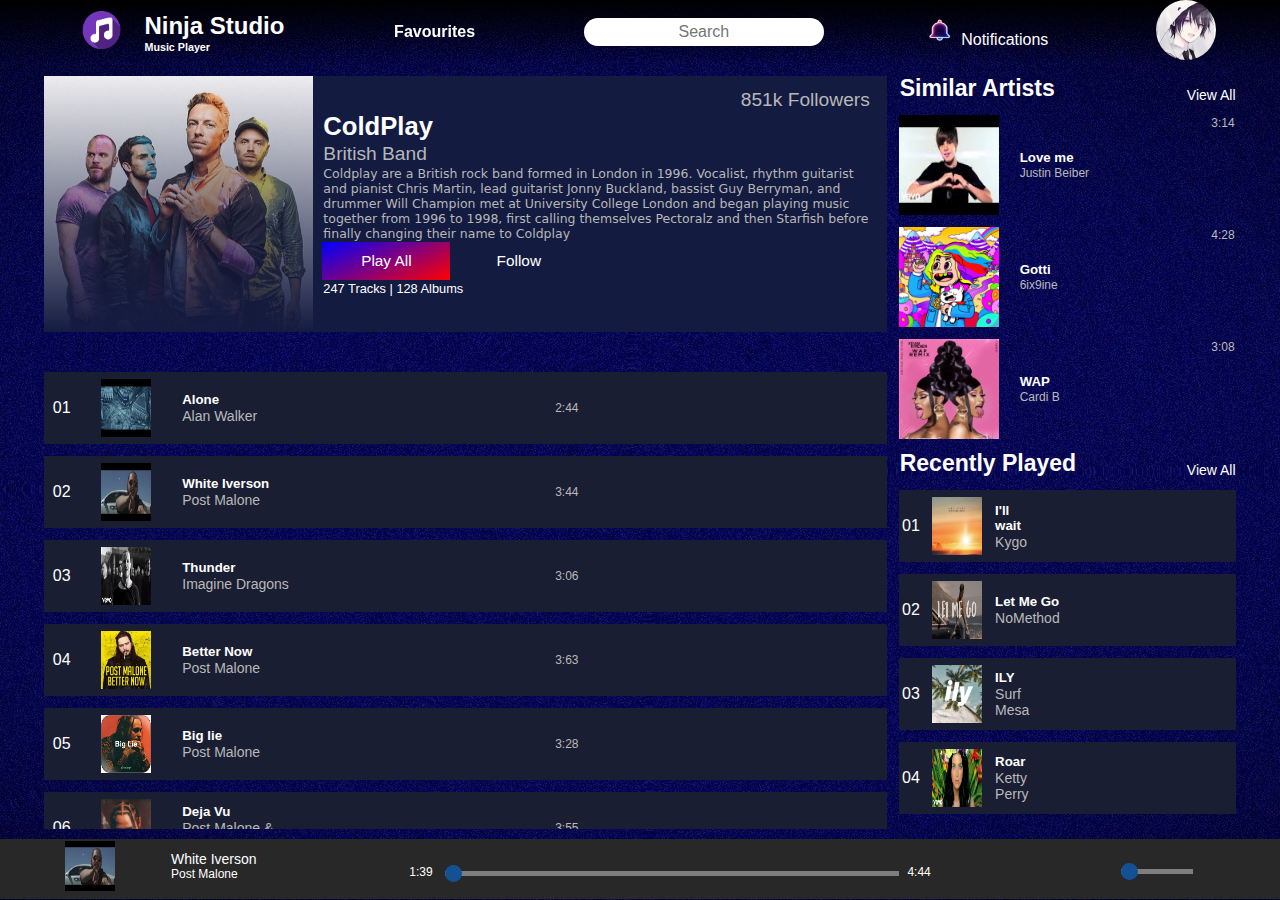
<file: Single_Playlist_Screen.html>
<!DOCTYPE html>
<html lang="en">

<head>
    <meta charset="UTF-8">
    <meta name="viewport" content="width=device-width, initial-scale=1.0">
    <title>My Playlist</title>
    <!-- it is connected to two stylesheets -->
    <link rel="stylesheet" type="text/css" href="Single_Playlist_Screen_Styles.css"><!-- this is the main stylesheet -->
    <!-- desktop first approach is used for the same. -->
    <link rel="stylesheet" type="text/css" href="Secondary_page_responsive.css">
    <!-- this is the style sheet with all the media queries -->
    <!-- this script is just for font awesome fonts -->
    <link rel="stylesheet" href="https://cdnjs.cloudflare.com/ajax/libs/font-awesome/6.4.0/css/all.min.css" integrity="sha512-iecdLmaskl7CVkqkXNQ/ZH/XLlvWZOJyj7Yy7tcenmpD1ypASozpmT/E0iPtmFIB46ZmdtAc9eNBvH0H/ZpiBw==" crossorigin="anonymous" referrerpolicy="no-referrer" />
</head>
<!-- body -->

<body>
    <!-- top navigation bar -->
    <nav class="navigation-bar">
        <!-- this div contains the logo and title os the page -->
        <div class="title-combo">
            <div class="website-logo">
                <img src="media\playericon1.png">
            </div>
            <div class="website-name">
                <h2>
                    <a href="index.html">
                        Ninja
                        Studio
                    </a>
                </h2>
                <h6 style="color: magenta;">
                    <a href="index.html">Music Player</a>
                </h6>
            </div>
        </div>
        <!-- this is the animated favourites text -->
        <div class="favs">
            <h4>
                Favourites
            </h4>
        </div>
        <div class="search-bar">
            <div>
                <!-- magnifying glass- search icon -->
                <i class="fas fa-search search-ico"></i>
            </div>
            <input type="text" name="search" placeholder="Search">
            <div>
                <!-- mic icon -->
                <i class="fas fa-microphone mic-ico"></i>
            </div>
        </div>
        <!-- this is for notification bell -->
        <div class="notification-bell">
            <img src="media\bellicon.png"> Notifications

        </div>
        <!-- this is for profile picture -->
        <div class="profile-picture">
            <img src="media/profileicon.jpg">
        </div>
    </nav>
    <!-- this is the main center part of the page and it is divided into two sections, namely section 1 and section 2-->
    <!-- I have separated these sections using the aside tag for each section -->
    <main>
        <!-- aside section 1 -->
        <aside class="aside section-1">
            <!-- this is for the jumbotron -->
            <div class="jumbotron">
                <div class=jumbotron-image>
                    <!-- there is nothing in this div because all the images and all are added by css -->
                </div>
                <!-- jumbotron details -->
                <div class="jumbotron-detail">
                    <!-- descriptive part of the jumbotron this will contain name , number of followers and all -->
                    <div class="descriptive-part">
                        <div class="song-name-main">
                            <h1>ColdPlay</h1>
                        </div>
                        <div class="followers">
                            851k Followers
                        </div>
                        <p class="author">British Band</p>
                        <!-- short description of the current author -->
                        <p class="desc">
                            Coldplay are a British rock band formed in London in 1996. Vocalist, rhythm guitarist and pianist Chris Martin, lead guitarist Jonny Buckland, bassist Guy Berryman, and drummer Will Champion met at University College London and began playing music together from 1996 to 1998, first calling themselves Pectoralz and then Starfish before finally changing their name to Coldplay
                        </p>
                    </div>
                    <!-- action part -->
                    <div class="action-part">
                        <!-- action buttons -->
                        <div class="btns">
                            <button>Play All</button>
                            <button>Follow</button>
                        </div>
                        <p>
                            247 Tracks | 128 Albums
                        </p>
                    </div>
                </div>
            </div>
            <!-- now the playlist part begins -->
            <div class="playlist-items">
                <!-- playlist item -->
                <div class="playlist-item">
                    <div class="left">
                        <div>
                            01
                        </div>
                        <div>
                            <img src="media/alone.jpg">
                            <div class="play-btn">
                                <i class="fas fa-play"></i>
                            </div>
                        </div>
                        <div>
                            <h5>
                                Alone
                            </h5>
                            <p>
                                Alan Walker
                            </p>
                        </div>
                    </div>
                    <div class="center">
                        2:44
                    </div>
                    <div class="right">
                        <div>
                            <i class="far fa-heart"></i>
                        </div>
                        <div>
                            <i class="fas fa-plus"></i>
                        </div>
                    </div>
                </div>
                <!-- playlist item -->
                <div class="playlist-item">
                    <div class="left">
                        <div>
                            02
                        </div>
                        <div>
                            <img src="media/white iverson.jpg">
                            <div class="play-btn">
                                <i class="fas fa-play"></i>
                            </div>
                        </div>
                        <div>
                            <h5>
                                White Iverson
                            </h5>
                            <p>
                                Post Malone
                            </p>
                        </div>
                    </div>
                    <div class="center">
                        3:44
                    </div>
                    <div class="right">
                        <div>
                            <i class="far fa-heart"></i>
                        </div>
                        <div>
                            <i class="fas fa-plus"></i>
                        </div>
                    </div>
                </div>
                <!-- playlist item -->
                <div class="playlist-item">
                    <div class="left">
                        <div>
                            03
                        </div>
                        <div>
                            <img src="media/thunder.jpg">
                            <div class="play-btn">
                                <i class="fas fa-play"></i>
                            </div>
                        </div>
                        <div>
                            <h5>
                                Thunder
                            </h5>
                            <p>
                                Imagine Dragons
                            </p>
                        </div>
                    </div>
                    <div class="center">
                        3:06
                    </div>
                    <div class="right">
                        <div>
                            <i class="far fa-heart"></i>
                        </div>
                        <div>
                            <i class="fas fa-plus"></i>
                        </div>
                    </div>
                </div>
                <!-- playlist item -->
                <div class="playlist-item">
                    <div class="left">
                        <div>
                            04
                        </div>
                        <div>
                            <img src="media/betternow.jpg">
                            <div class="play-btn">
                                <i class="fas fa-play"></i>
                            </div>
                        </div>
                        <div>
                            <h5>
                                Better Now
                            </h5>
                            <p>
                                Post Malone
                            </p>
                        </div>
                    </div>
                    <div class="center">
                        3:63
                    </div>
                    <div class="right">
                        <div>
                            <i class="far fa-heart"></i>
                        </div>
                        <div>
                            <i class="fas fa-plus"></i>
                        </div>
                    </div>
                </div>
                <!-- playlist item -->
                <div class="playlist-item">
                    <div class="left">
                        <div>
                            05
                        </div>
                        <div>
                            <img src="media/biglie.png">
                            <div class="play-btn">
                                <i class="fas fa-play"></i>
                            </div>
                        </div>
                        <div>
                            <h5>
                                Big lie
                            </h5>
                            <p>
                                Post Malone
                            </p>
                        </div>
                    </div>
                    <div class="center">
                        3:28
                    </div>
                    <div class="right">
                        <div>
                            <i class="far fa-heart"></i>
                        </div>
                        <div>
                            <i class="fas fa-plus"></i>
                        </div>
                    </div>
                </div>
                <!-- playlist item -->
                <div class="playlist-item">
                    <div class="left">
                        <div>
                            06
                        </div>
                        <div>
                            <img src="media/dejavu.jpg">
                            <div class="play-btn">
                                <i class="fas fa-play"></i>
                            </div>
                        </div>
                        <div>
                            <h5>
                                Deja Vu
                            </h5>
                            <p>
                                Post Malone & Justin Beiber
                            </p>
                        </div>
                    </div>
                    <div class="center">
                        3:55
                    </div>
                    <div class="right">
                        <div>
                            <i class="far fa-heart"></i>
                        </div>
                        <div>
                            <i class="fas fa-plus"></i>
                        </div>
                    </div>
                </div>
                <!-- playlist item -->
                <div class="playlist-item">
                    <div class="left">
                        <div>
                            07
                        </div>
                        <div>
                            <img src="media/psycho.png">
                            <div class="play-btn">
                                <i class="fas fa-play"></i>
                            </div>
                        </div>
                        <div>
                            <h5>
                                Psyco
                            </h5>
                            <p>
                                Post Malone 
                            </p>
                        </div>
                    </div>
                    <div class="center">
                        3:42
                    </div>
                    <div class="right">
                        <div>
                            <i class="far fa-heart"></i>
                        </div>
                        <div>
                            <i class="fas fa-plus"></i>
                        </div>
                    </div>
                </div>
                <!-- playlist item -->
                <div class="playlist-item">
                    <div class="left">
                        <div>
                            08
                        </div>
                        <div>
                            <img src="media/rockstar.jpg">
                            <div class="play-btn">
                                <i class="fas fa-play"></i>
                            </div>
                        </div>
                        <div>
                            <h5>
                                Rockstar
                            </h5>
                            <p>
                                Post Malone & 21 Savage
                            </p>
                        </div>
                    </div>
                    <div class="center">
                        3:39
                    </div>
                    <div class="right">
                        <div>
                            <i class="far fa-heart"></i>
                        </div>
                        <div>
                            <i class="fas fa-plus"></i>
                        </div>
                    </div>
                </div>
                <!-- playlist item -->
                <div class="playlist-item">
                    <div class="left">
                        <div>
                            09
                        </div>
                        <div>
                            <img src="media/blindinglight.jpg">
                            <div class="play-btn">
                                <i class="fas fa-play"></i>
                            </div>
                        </div>
                        <div>
                            <h5>
                                Blinding Lights
                            </h5>
                            <p>
                                Weeknd
                            </p>
                        </div>
                    </div>
                    <div class="center">
                        3:24
                    </div>
                    <div class="right">
                        <div>
                            <i class="far fa-heart"></i>
                        </div>
                        <div>
                            <i class="fas fa-plus"></i>
                        </div>
                    </div>
                </div>
                <!-- playlist item -->
                <div class="playlist-item">
                    <div class="left">
                        <div>
                            10
                        </div>
                        <div>
                            <img src="media/aloneagain.jpg">
                            <div class="play-btn">
                                <i class="fas fa-play"></i>
                            </div>
                        </div>
                        <div>
                            <h5>
                                Alone Again
                            </h5>
                            <p>
                                Weeknd
                            </p>
                        </div>
                    </div>
                    <div class="center">
                        4:12
                    </div>
                    <div class="right">
                        <div>
                            <i class="far fa-heart"></i>
                        </div>
                        <div>
                            <i class="fas fa-plus"></i>
                        </div>
                    </div>
                </div>
                <!-- playlist item -->
                <div class="playlist-item">
                    <div class="left">
                        <div>
                            11
                        </div>
                        <div>
                            <img src="media/toolate.jpg">
                            <div class="play-btn">
                                <i class="fas fa-play"></i>
                            </div>
                        </div>
                        <div>
                            <h5>
                                Too Late
                            </h5>
                            <p>
                                Weeknd
                            </p>
                        </div>
                    </div>
                    <div class="center">
                        5:22
                    </div>
                    <div class="right">
                        <div>
                            <i class="far fa-heart"></i>
                        </div>
                        <div>
                            <i class="fas fa-plus"></i>
                        </div>
                    </div>
                </div>
                <!-- playlist item -->
                <div class="playlist-item">
                    <div class="left">
                        <div>
                            12
                        </div>
                        <div>
                            <img src="media/hardesttolove.jpg">
                            <div class="play-btn">
                                <i class="fas fa-play"></i>
                            </div>
                        </div>
                        <div>
                            <h5>
                                Hardest To Love
                            </h5>
                            <p>
                                Weeknd
                            </p>
                        </div>
                    </div>
                    <div class="center">
                        3:33
                    </div>
                    <div class="right">
                        <div>
                            <i class="far fa-heart"></i>
                        </div>
                        <div>
                            <i class="fas fa-plus"></i>
                        </div>
                    </div>
                </div>
            </div>
        </aside>
        <!-- one aside section is complete -->
        <!-- now the second aside section will start from here -->
        <!-- the page is responsive. please try reducing the width of the page -->
        <!-- the aside section will collapse and a "more button will be shown to you." -->
        <!-- clicking on this more button, you will be shown the aside section 2  -->
        <!-- its position will be absolute at lower resolutions -->
        <!-- this is the label for that more button -->
        <label for="more"><i class="fas fa-angle-double-left"></i>More</label>
        <!-- this is that more button -->
        <!-- and this is the check box. this will always be hidden -->
        <!-- check the stylesheet_main.css when the label is clicked, this checkbox will be checked -->
        <!-- which will invoke the aside section 2 on lower resolutions -->
        <input type="checkbox" id="more">
        <!-- </div> -->
        <aside class="aside section-2">
            <!-- similar class will be applicable to both similar artists and recently played -->
            <div class="similar">
                <!-- section heading, which also contains the view all button -->
                <div class="section-heading">
                    <h1>Similar Artists</h1>
                    <div class="view-all-button">
                        View All
                    </div>
                </div>
                <!-- list is the container for the contents of similar artists -->
                <div class="list">
                    <!-- item -->
                    <div class="list-item">
                        <div>
                            <img src="media/loveme.jpg">
                            <div class="play-btn">
                                <i class="fas fa-play"></i>
                            </div>
                        </div>
                        <div style="position: absolute; left:120px;">
                            <h5>
                                Love me
                            </h5>
                            <p class="author-name">
                                Justin Beiber
                            </p>
                        </div>
                        <div class="extra">
                            <div>
                                <i class="fas fa-ellipsis-h"></i>
                            </div>
                            <p class="author-name">
                                3:14
                            </p>
                        </div>
                    </div>
                    <!-- item -->
                    <div class="list-item">
                        <div>
                            <img src="media/gotti.png">
                            <div class="play-btn">
                                <i class="fas fa-play"></i>
                            </div>
                        </div>
                        <div style="position: absolute; left:120px;">
                            <h5>
                                Gotti
                            </h5>
                            <p class="author-name">
                                6ix9ine
                            </p>
                        </div>
                        <div class="extra">
                            <div>
                                <i class="fas fa-ellipsis-h"></i>
                            </div>
                            <p class="author-name">
                                4:28
                            </p>
                        </div>
                    </div>
                    <!-- item -->
                    <div class="list-item">
                        <div>
                            <img src="media/wap.jpg">
                            <div class="play-btn">
                                <i class="fas fa-play"></i>
                            </div>
                        </div>
                        <div style="position: absolute; left:120px;">
                            <h5>
                                WAP
                            </h5>
                            <p class="author-name">
                                Cardi B
                            </p>
                        </div>
                        <div class="extra">
                            <div>
                                <i class="fas fa-ellipsis-h"></i>
                            </div>
                            <p class="author-name">
                                3:08
                            </p>
                        </div>
                    </div>
                </div>



                <!-- recently played section -->
                <div class="similar">
                    <!-- section headings, which also contains the view all button -->
                    <div class="section-heading">
                        <h1>Recently Played</h1>
                        <div class="view-all-button">
                            View All
                        </div>
                    </div>
                    <!-- again list is a container for all the contents of recently played section -->
                    <div class="list">
                        <!-- item -->
                        <div class="playlist-item">
                            <div class="left">
                                <div>
                                    01
                                </div>
                                <div>
                                    <img src="media/wait.jpg">
                                    <div class="play-btn">
                                        <i class="fas fa-play"></i>
                                    </div>
                                </div>
                                <div>
                                    <h5>
                                        I'll wait
                                    </h5>
                                    <p>
                                        Kygo
                                    </p>
                                </div>
                            </div>
                            <div class="right">
                                <div>
                                    <i class="far fa-heart"></i>
                                </div>
                            </div>
                        </div>
                        <!-- item -->
                        <div class="playlist-item">
                            <div class="left">
                                <div>
                                    02
                                </div>
                                <div>
                                    <img src="media/letmego.jpg">
                                    <div class="play-btn">
                                        <i class="fas fa-play"></i>
                                    </div>
                                </div>
                                <div>
                                    <h5>
                                        Let Me Go
                                    </h5>
                                    <p>
                                        NoMethod
                                    </p>
                                </div>
                            </div>
                            <div class="right">
                                <div>
                                    <i class="far fa-heart"></i>
                                </div>
                            </div>
                        </div>
                        <!-- item -->
                        <div class="playlist-item">
                            <div class="left">
                                <div>
                                    03
                                </div>
                                <div>
                                    <img src="media/ily.jpg">
                                    <div class="play-btn">
                                        <i class="fas fa-play"></i>
                                    </div>
                                </div>
                                <div>
                                    <h5>
                                        ILY
                                    </h5>
                                    <p>
                                        Surf Mesa
                                    </p>
                                </div>
                            </div>
                            <div class="right">
                                <div>
                                    <i class="far fa-heart"></i>
                                </div>
                            </div>
                        </div>
                        <!-- item -->
                        <div class="playlist-item">
                            <div class="left">
                                <div>
                                    04
                                </div>
                                <div>
                                    <img src="media/roar.jpg">
                                    <div class="play-btn">
                                        <i class="fas fa-play"></i>
                                    </div>
                                </div>
                                <div>
                                    <h5>
                                        Roar
                                    </h5>
                                    <p>
                                        Ketty Perry
                                    </p>
                                </div>
                            </div>
                            <div class="right">
                                <div>
                                    <i class="far fa-heart"></i>
                                </div>
                            </div>
                        </div>
                        <!-- item -->
                        <div class="playlist-item">
                            <div class="left">
                                <div>
                                    05
                                </div>
                                <div>
                                    <img src="media/toosie.jpg">
                                    <div class="play-btn">
                                        <i class="fas fa-play"></i>
                                    </div>
                                </div>
                                <div>
                                    <h5>
                                        Toosie Slide
                                    </h5>
                                    <p>
                                        Drake
                                    </p>
                                </div>
                            </div>
                            <div class="right">
                                <div>
                                    <i class="far fa-heart"></i>
                                </div>
                            </div>
                        </div>
                        <!-- item -->
                        <div class="playlist-item">
                            <div class="left">
                                <div>
                                    06
                                </div>
                                <div>
                                    <img src="media/uptown.jpg">
                                    <div class="play-btn">
                                        <i class="fas fa-play"></i>
                                    </div>
                                </div>
                                <div>
                                    <h5>
                                        Uptwon Funk
                                    </h5>
                                    <p>
                                        Bruno
                                    </p>
                                </div>
                            </div>
                            <div class="right">
                                <div>
                                    <i class="far fa-heart"></i>
                                </div>
                            </div>
                        </div>
                        <!-- item -->
                        <div class="playlist-item">
                            <div class="left">
                                <div>
                                    07
                                </div>
                                <div>
                                    <img src="media/Baarish.jpeg">
                                    <div class="play-btn">
                                        <i class="fas fa-play"></i>
                                    </div>
                                </div>
                                <div>
                                    <h5>
                                        Baarish
                                    </h5>
                                    <p>
                                        Half Girlfriend
                                    </p>
                                </div>
                            </div>
                            <div class="right">
                                <div>
                                    <i class="far fa-heart"></i>
                                </div>
                            </div>
                        </div>
                        <!-- item -->
                        <div class="playlist-item">
                            <div class="left">
                                <div>
                                    08
                                </div>
                                <div>
                                    <img src="media/galliyan.jpg">
                                    <div class="play-btn">
                                        <i class="fas fa-play"></i>
                                    </div>
                                </div>
                                <div>
                                    <h5>
                                        Gulliyan
                                    </h5>
                                    <p>
                                        Ek Villan
                                    </p>
                                </div>
                            </div>
                            <div class="right">
                                <div>
                                    <i class="far fa-heart"></i>
                                </div>
                            </div>
                        </div>
                        <!-- item -->
                        <div class="playlist-item">
                            <div class="left">
                                <div>
                                    09
                                </div>
                                <div>
                                    <img src="media/alliswell.jpg">
                                    <div class="play-btn">
                                        <i class="fas fa-play"></i>
                                    </div>
                                </div>
                                <div>
                                    <h5>
                                        All-is-well
                                    </h5>
                                    <p>
                                        3idiots
                                    </p>
                                </div>
                            </div>
                            <div class="right">
                                <div>
                                    <i class="far fa-heart"></i>
                                </div>
                            </div>
                        </div>
                    </div>
                </div>
            </div>
        </aside>
    </main>




    <!-- main part of the page is over. -->
    <!-- this is the footer part. -->
    <!-- its position will be fixed to the screen bottom. -->
    <footer>
        <div class="active-song-description">
            <!-- song image -->
            <div id="song-image">
                <img src="media/white iverson.jpg">
            </div>
            <!-- song name and author -->
            <div class="song-desc">
                <div>
                    White Iverson
                </div>
                <div>
                    Post Malone
                </div>
            </div>
                <!-- heart icon and ban icon -->
            <div class="heart-and-ban-icon">
                <span>
                    <i class="far fa-heart"></i>
                </span>
                <span>
                    <i class="fas fa-ban"></i>
                </span>
            </div>
        </div>
        <!-- these are the main player controls -->
        <div class="player">
            <div class="controls">
                <div><i class="fas fa-random"></i></div>
                <div><i class="fas fa-step-backward"></i></div>
                <div><i class="fas fa-pause-circle"></i></div>
                <div><i class="fas fa-step-forward"></i></div>
                <div><i class="fas fa-redo"></i></div>
            </div>
            <!-- this is the slider -->
            <div id="slider">
                <!-- current time -->
                <div class="time">
                    1:39
                </div>
                <div class="slidecontainer">
                    <input type="range" min="0" max="100" value="0" class="slider" id="myRange">
                </div>
                <!-- total time -->
                <div class="time">
                    4:44
                </div>
            </div>
        </div>
        <!-- other icons including the volume slider and all -->
        <div class="extras">
            <div>
                <i class="fas fa-list-ul"></i>
            </div>
            <div>
                <i class="fas fa-laptop"></i>
            </div>
            <div>
                <i class="fas fa-volume-up"></i>
            </div>
            <div class="slidecontainer" style="width:30%;">
                <input type="range" min="0" max="100" value="0" class="slider" id="myRange" style="margin-top:0px;">
            </div>
            <div>
                <i class="fas fa-expand-alt"></i>
            </div>
        </div>
    </footer>
</body>

</html>
</file>
<file: Single_Playlist_Screen_Styles.css>
:root {
  --background-image: url("media/background.jpg");
  --jumbotron-color: #141b41;
  --playlist-items-background-color: #1a1e33;
  --playlist-items-background-color-on-hover: #2e3249;
}
body {
  /* background-image: var(--background-image); */
  background-image: var(--background-image);

  /* 	background-position: center;
	background-size: cover;
	background-repeat: no-repeat; */
  margin: 0px;
  font-family: "Segoe UI", Arial, sans-serif;
  color: white;
}
/* removing all the styles from the links and formatting them white */
a {
  text-decoration: none;
  color: white;
}
/* removing margin for all the textual elements */
h1,
h2,
h3,
h4,
h5,
h6,
p {
  margin: 1px;
}
/* top navigation bar */
.navigation-bar {
  height: auto;
  width: auto;
  background-image: linear-gradient(180deg, black, rgba(0, 0, 0, 0));
  display: flex;
  flex-direction: row;
  flex-wrap: wrap;
  justify-content: space-between;
  align-items: center;
  box-sizing: border-box;
  padding-left: 5%;
  padding-right: 5%;
  transition: all ease-in-out 1s; /* when the navbar loads, every property transits for 1s */
}
/* all the divs inside the navigation bar should be placed side by side*/
.navigation-bar > div {
  display: inline-block;
}
/* animation for the website logo */
@keyframes rotating {
  0% {
    transform: rotate(0deg);
  }
  100% {
    transform: rotate(360deg);
  }
}
/* website logo image */
.website-logo img {
  height: 50px;
  width: 75px;
  border-radius: 100%;
  animation-name: rotating;
  animation-timing-function: ease-in-out;
  animation-duration: 2s;
  animation-iteration-count: infinite;
}

/* website title and general description */
.title-combo > div {
  vertical-align: middle;
  display: inline-block;
}
/* animation for favoutites text */
@keyframes flexible {
  75% {
    transform: scale(1.1);
  }
  100% {
    transform: scaleX(1);
  }
}
/* favourites text */
.favs {
  animation-name: flexible;
  animation-timing-function: ease-in-out;
  animation-duration: 2s;
  perspective: 10000px;
  transform-style: preserve-3d;
  animation-iteration-count: infinite;
}

/* search bar */
.search-bar {
  width: 20%;
  position: relative;
}
/* changing the default style of the input bar */
.search-bar input {
  width: 100%;
  font-size: 16px;
  text-decoration: none;
  border-radius: 18px;
  border: none;
  padding: 5px;
  font-weight: 500;
  text-align: center;
  transition: all ease-in-out 0.1s;
}
/* search icon for input bar */
.search-ico {
  color: rgba(0, 0, 0, 0.5);
}
/* mic icon for input */
.mic-ico {
  color: rgba(0, 0, 0, 0.5);
}
/* search icon */
.search-bar > div:nth-child(1) {
  display: inline-block;
  position: absolute;
  width: min-content;
  left: 5%;
  top: 10%;
  transition: all ease-in-out 0.1s;
}
/* mic icon */
.search-bar > div:nth-child(3) {
  display: inline-block;
  position: absolute;
  width: min-content;
  right: 0%;
  top: 10%;
  transition: all ease-in-out 0.1s;
}
/* when the user clicks on the search bar, there should be no blue outlining */
input:focus {
  outline: none;
}
/* animation for bell image */
@keyframes ringing_bell {
  0% {
    transform: rotate(-15deg);
  }
  50% {
    transform: rotate(15deg);
  }
  100% {
    transform: rotate(-15deg);
  }
}
/* notification bell image */
.notification-bell img {
  width: 35px;
  height: 30px;
  animation-name: ringing_bell;
  animation-duration: 1s;
  animation-timing-function: ease-in-out;
  animation-iteration-count: infinite;
}
/* profile picture of the user */
.profile-picture img {
  width: 60px;
  height: 60px;
  border-radius: 100%;
}
/* navigation bar is completed here */
/* //////////////////////////////////////////////////////////////////////////////////////////////////////////////////////// */
/* main */
main {
  width: 100%;
  padding: 0% 3%;
  box-sizing: border-box;
  display: flex;
  flex-direction: row;
  justify-content: space-around;
  transition: all ease-in-out 1s;
}
/* there are two aside sections both of them will have this class 
(I have taken care of the re-usability of the classes and removed redundancy) */
.aside {
  display: inline-block;
  overflow: hidden;
}
/* section one of the main part */
.section-1 {
  width: 70%;
  height: 85vh;
  overflow: scroll;
}
/* overflow should be scrollable but the scroll bar should be hidden*/
.section-1::-webkit-scrollbar {
  display: none;
}
/* section 2 of the main part */
.section-2 {
  width: 28%;
  height: 85vh;
  z-index: 2;
}

/* aside section 1 */
/* jumbotron */
.jumbotron {
  height: 20vw;
  width: 100%;
  margin-top: 12px;
  box-sizing: border-box;
  display: flex;
  flex-direction: row;
  justify-content: space-between;
  align-items: center;
  background-color: var(--jumbotron-color);
  margin-bottom: 40px;
  position: relative;
}
/* image insider jumbotron */
.jumbotron-image {
  height: 20vw;
  width: 21vw;
  background-image: linear-gradient(to bottom, transparent, rgba(20, 27, 65, 1)),
    url("media/coldplay.jpg");
  background-size: cover;
}
/* right part of the jumbotron */
.jumbotron-detail {
  width: 67%;
  height: 100%;
  display: flex;
  flex-direction: column;
  justify-content: center;
  box-sizing: border-box;
  padding-right: 12px;
}
/* descriptive part contains the descripton of the song and action part contains the follow and play buttons */
.descriptive-part,
.action-part {
  width: 100%;
  height: max-content;
}
/* song name and followers */
.song-name-main,
.followers {
  display: inline-block;
}
/* song name heading properties */
.song-name-main h1 {
  font-size: 2vw;
}
/* follower count */
.followers {
  position: absolute;
  right: 2%;
  top: 5%;
}
/* self explanatory */
.followers,
.author {
  color: #b7b7b7;
  font-family: revert;
  font-size: 1.5vw;
}
/* description of the jumbotron */
.desc {
  color: #b7b7b7;
  font-family: system-ui;
  font-size: 12.5px;
}
/* action part */
/* .action-part {
	padding-top: 2vw;
} */
.action-part p {
  font-size: 1vw;
}
.btns > button {
  border: 0px;
  height: 3vw;
  width: 10vw;
  color: white;
  font-size: 1.2vw;
}
/* play button */
.btns > button:nth-child(1) {
  background-image: linear-gradient(-25deg, red 0%, blue 100%);
}
/* follow button */
.btns > button:nth-child(2) {
  background-color: transparent;
}
/* particular item in the playlist */
.playlist-item {
  /* height:60px;
    width:100%; */
  height: 8vh;

  box-sizing: border-box;
  background-color: var(--playlist-items-background-color);
  display: flex;
  flex-direction: row;
  justify-content: space-between;
  align-items: center;
  margin-bottom: 12px;
  /* transition: all ease-in-out 0.1s; */
}
/* playlist item hovering effects */
.playlist-item:hover {
  background-color: var(--playlist-items-background-color-on-hover);
}
/* left part if the playlist item */
.left {
  display: flex;
  flex-direction: row;
  justify-content: flex-start;
  align-items: center;
  width: 30%;
  height: 100%;
  padding: 0% 1%;
}
/* center part of the playlist item which contains the duration length of the song */
.center {
  display: flex;
  flex-direction: row;
  justify-content: center;
  align-items: center;
  width: min-content;
  height: 100%;
}
/* right part of the playlist item, which contains icons */
.right {
  display: flex;
  flex-direction: row;
  justify-content: center;
  align-items: center;
  width: 50px;
  height: 100%;
  padding-right: 2%;
} /* now adjusting the contents of left, center and right parts */
.left > div:nth-child(2) {
  height: 80%;
  min-width: 50px;
  max-width: 50px;
  margin: 0px 12% 0px 12%;
  position: relative;
}
.left > div:nth-child(2) img {
  width: 100%;
  height: 100%;
}
.left > div:nth-child(3) p {
  color: rgb(185, 185, 185);
}
/* customizing the play button */
.play-btn {
  background-color: black;
  width: 100%;
  height: 100%;
  position: absolute;
  top: 0%;
  left: 0%;
  opacity: 0;
  display: flex;
  flex-direction: row;
  justify-content: center;
  align-items: center;
  transition: all ease-in-out 0.1s;
}
/* on hover effects */
.play-btn:hover {
  opacity: 0.7;
}
/* adjusting fonts in the playlist items  */
.left div p {
  font-size: 14px;
}
.center {
  font-size: 12px;
  color: rgb(185, 185, 185);
}
.right {
  color: rgb(185, 185, 185);
}
.right div:nth-child(2) {
  margin-left: 27%;
}
/* second section of the page starts here */
/* ///////////////////////////////////////////////////////////////////////////////////////////////////////////////////////////////////////////// */
/* "more" button properties */
label {
  display: none;
  position: absolute;
  right: 0%;
  top: 20%;
  padding-bottom: 5px;
  z-index: 3;
  box-shadow: 0px 0px 2px 1px white;
  width: 70px;
  font-size: 20px;
  height: 21px;
  text-align: center;
  background-image: linear-gradient(red, blue);
}
/* on a normal display, it will be hidden */
label ~ input {
  display: none;
}
/* ASIDE SECTION -2 */
/* this is the first section heading of the aside section 2 */
.section-heading {
  margin-top: 10px;
  position: relative;
  margin-bottom: 12px;
}
/* adjusting for side by side display */
.section-heading div,
.section-heading h1 {
  display: inline-block;
}
.section-heading h1 {
  font-size: 23px;
}
.section-heading div {
  position: absolute;
  bottom: 0%;
  right: 0px;
  font-size: 14px;
}

.list {
  height: 36vh;
  overflow: scroll;
}
/* hiding the scrollbar */
.list::-webkit-scrollbar {
  display: none;
}
/* this is particular item in the "list  container*/
.list-item {
  width: 100%;
  height: 100px;
  box-sizing: border-box;
  display: flex;
  flex-direction: row;
  justify-content: space-between;
  align-items: center;
  position: relative;
  margin-bottom: 12px;
}
/* hovering effect for the list item */
.list-item:hover {
  background-color: var(--playlist-items-background-color-on-hover);
}
/* adjusting the name and image of the songs relative to their original position */
.list-item > div:nth-child(1) {
  width: 100px;
  height: 100%;
  position: relative;
}
.list-item > div:nth-child(1) > img {
  width: 100%;
  height: 100%;
}
.author-name {
  font-size: 12px;
  color: rgb(185, 185, 185);
}
.extra {
  text-align: right;
  height: 100%;
}
/* ////////////////////////////////////////////////////////////////////////////////////////////////////////////// */

/* Footer section starts here*/
/* this is the container for the whole footer */
footer {
  position: absolute;
  bottom: 1px;
  width: 100%;
  height: 60px;
  background-color: #282828;
  display: flex;
  flex-direction: row;
  justify-content: space-between;
  align-content: center;
  flex-wrap: nowrap;
  padding: 0px 3%;
  box-sizing: border-box;
  z-index: 6;
}
/* footer is divided into 3 parts */
/* 1. first part of the footer */
.active-song-description {
  /* border:1px solid white; */
  height: 90%;
  width: 25%;
  display: flex;
  flex-direction: row;
  justify-content: space-around;
  align-items: center;
}
/* the current song which is being played, this is the image container for that. */
#song-image {
  width: 50px;
  height: 50px;
  min-width: 50px;
  min-height: 50px;
}
/* current song image */
#song-image img {
  width: 100%;
  height: 100%;
}
/* heart and ban icon */
.heart-and-ban-icon {
  height: 100%;
  padding-top: 4%;
}
/* song decscription */
.song-desc {
  margin-right: 1%;
  margin-left: 1%;
}
/* song name */
.song-desc div:nth-child(1) {
  font-size: 14px;
}
/* song author */
.song-desc div:nth-child(2) {
  font-size: 12px;
}

/* 2. Second part of the footer*/
.player {
  width: 45%;
  display: flex;
  flex-direction: column;
  align-items: center;
  justify-content: center;
  flex-wrap: nowrap;
}
/* controls is the container for all the center controls of the player */
.controls {
  width: 40%;
  display: flex;
  flex-direction: row;
  justify-content: space-between;
  align-items: center;
  font-size: 20px;
}
/* this is the song-duration slider */
#slider {
  width: 100%;
  font-size: 12px;
  display: flex;
  flex-direction: row;
  flex-wrap: nowrap;
  align-items: center;
  justify-content: center;
  margin-top: 5px;
}
/* ////////// */
.time {
  margin: 0px 10px;
}

/* adjusting the slider for better visuals */
.slidecontainer {
  width: 100%;
}

/* for audio and main center player */
.slider {
  -webkit-appearance: none;
  width: 100%;
  height: 5px;
  background: #d3d3d3;
  outline: none;
  opacity: 0.5;
  -webkit-transition: 0.2s;
  transition: opacity 0.2s;
}

/* hover effect for the slider */
.slider:hover {
  opacity: 1;
}

/* these are for adjusting the dimensions and default styling of the long-slider */
.slider::-webkit-slider-thumb {
  -webkit-appearance: none;
  appearance: none;
  width: 17px;
  height: 17px;
  border-radius: 50%;
  background: #007bff;
  cursor: pointer;
}

/* this is the circular thumb, which can be moved across the div */
.slider::-moz-range-thumb {
  width: 25px;
  height: 25px;
  background: #4caf50;
  cursor: pointer;
}

/* third part of the footer */
/* this contains the extra icons and slider for volume */
/* this is also a container */
.extras {
  width: 20%;
  display: flex;
  flex-direction: row;
  justify-content: space-around;
  align-items: center;
}
</file>
<file: Secondary_page_responsive.css>
@media screen and (max-width: 1200px) {
  /* animated favourites text will be hidden for this viewport width*/
  .favs {
    display: none !important;
  }
  /* reduced size of search bar */
  .search-bar {
    width: 30%;
  }
  input {
    font-size: 11px !important;
  }
  .song-name-main h1 {
    font-size: 2.4vw;
  }
  .desc {
    font-size: 1.2vw;
  }
}
@media screen and (max-width: 900px) {
  /* jumbotron description */
  .desc {
    font-size: 1.6vw;
  }
  /* more button vil ve visible and section 2 will be hidden by default for this viewport */
  label {
    display: block;
  }
  /* hidden section 2 by default */
  .section-2 {
    visibility: hidden;
    opacity: 0;
    position: absolute;
    width: 300px;
    height: 68vh;
    background-color: #050043;
    box-shadow: 0px 0px 2px 1px white;
    right: 0px;
    top: 23.5%;
    overflow: scroll;
    padding-left: 10px;
    z-index: 5;
    padding-right: 5px;
    transition: visibility ease-in-out 0.3s;
    transition: opacity ease-in-out 0.3s;
  }
  /* more button */
  input[type="checkbox"]:checked ~ .section-2 {
    visibility: visible;
    opacity: 1;
  }
  .list {
    overflow: hidden;
    height: auto;
  }
  .list-item {
    background-color: #1a1e33;
  }
  /* hide section 2 scrollbar */
  .section-2::-webkit-scrollbar {
    display: none;
  }
  /* when the section 2 is hidden, section-1 width becomes 100% to cover the whole page */
  .section-1 {
    width: 100%;
  }
  /* jumbotron */
  .jumbotron {
    height: 30vw;
  }
  /* image in the jumbotron */
  .jumbotron-image {
    height: 30vw;
    width: 30vw;
  }
  /* buttons and all */
  .action-part p {
    font-size: 2vw;
  }
  .btns > button {
    height: 4vw;
    width: 11vw;
    font-size: 1.7vw;
  }
}
@media screen and (max-width: 700px) {
  /* in the screens of this width, generally volume buttons are provided at the side. */
  /* so there is no need for the volume slider at this width. so i have removed them from the display */
  /* followers and author */
  .followers,
  .author {
    font-size: 2vw;
  }
  /* jumbotron description */
  .desc {
    font-size: 1.8vw;
  }
  /* extra icons in the footer at the right hand side */
  .extras > div:nth-child(3) {
    display: none;
  }
  .extras > div:nth-child(4) {
    display: none;
  }
}
@media screen and (max-width: 550px) {
  /* this is the most important media query */
  /* navigation bar section */
  /* website image */
  .website-logo img {
    height: 30px;
    width: 30px;
  }
  /* website name */
  .website-name h1 {
    font-size: 3vw;
  }
  /* website name */
  .website-name h4 {
    font-size: 2vw;
  }
  /* notification bell */
  .notification-bell img {
    width: 20px;
    height: 20px;
  }
  /* profile picture */
  .profile-picture img {
    width: 30px;
    height: 30px;
  }
  /* notification bell and profile picture */
  .notification-bell,
  .profile-picture {
    margin-top: 8px;
  }
  .song-name-main h1 {
    font-size: 3vw;
  }
  /* followers and author */
  .followers,
  .author {
    font-size: 3vw;
  }
  /* jumbotron description */
  .desc {
    font-size: 3vw;
    padding-left: 4px;
  }
  /* buttons and all in the jumbotron */
  .action-part {
    padding-top: 0px;
  }
  /* jumbotron */
  .jumbotron {
    height: 60vw;
    text-align: justify;
  }
  /* image in the jumbotron */
  .jumbotron-image {
    height: 60vw;
    width: 60vw;
  }
  /* buttons and stuff */
  .btns > button {
    height: 8vw;
    width: 17vw;
    font-size: 3.2vw;
  }
  /* this is the image in the footer section of the page. due to less space, it has to be removed at such lower resolutions. */
  /* there is another option, but it will look messy and small */
  #song-image {
    display: none;
  }
}
</file>
